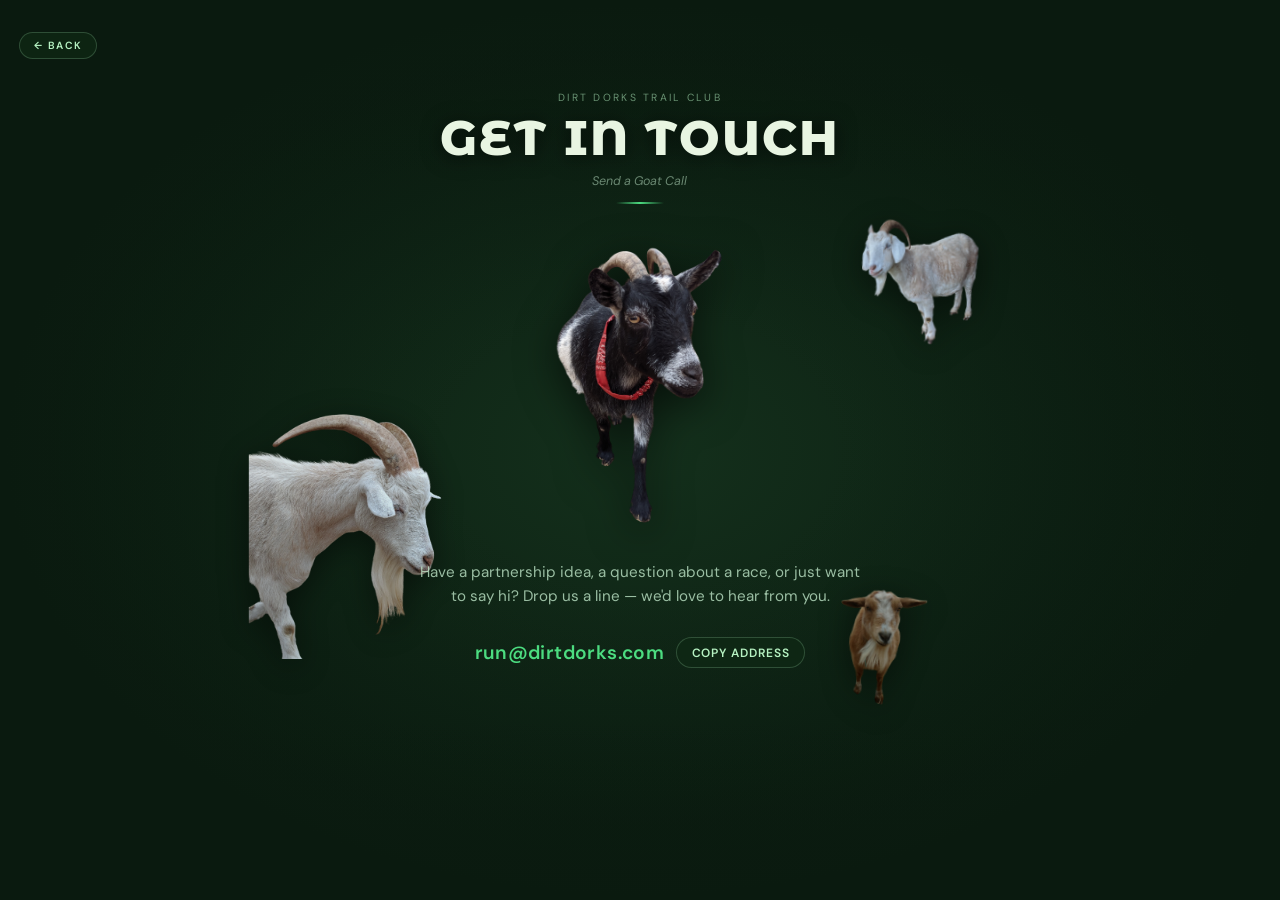
<file: contact.html>
<!DOCTYPE html>
<html lang="en">
<head>
  <meta charset="UTF-8" />
  <meta name="viewport" content="width=device-width, initial-scale=1.0">
  <title>Contact · Dirt Dorks Trail Club</title>
  <link href="https://fonts.googleapis.com/css2?family=Montserrat+Alternates:wght@600;700;800&family=DM+Sans:ital,wght@0,300;0,400;0,500;1,300&display=swap" rel="stylesheet">
  <style>
    *, *::before, *::after { box-sizing: border-box; margin: 0; padding: 0; }
    html, body {
      min-height: 100%;
      font-family: 'DM Sans', sans-serif;
      background: #0a1a0f;
      overflow-x: hidden;
    }

    /* ── Static backdrop, no map ── */
    #backdrop {
      position: fixed;
      inset: 0;
      z-index: 0;
      background: radial-gradient(ellipse at center, #14301c 0%, #0a1a0f 70%);
    }
    #vignette {
      position: fixed;
      inset: 0;
      z-index: 1;
      background:
        radial-gradient(ellipse at center, transparent 20%, rgba(10,26,15,0.75) 100%),
        linear-gradient(to bottom, rgba(10,26,15,0.5) 0%, transparent 20%, transparent 80%, rgba(10,26,15,0.8) 100%);
      pointer-events: none;
    }

    /* ── Page layout ── */
    #page {
      position: relative;
      z-index: 10;
      min-height: 100vh;
      padding: 2rem 1.2rem 4rem;
      display: flex;
      flex-direction: column;
      align-items: center;
    }

    .back {
      align-self: flex-start;
      display: flex;
      align-items: center;
      gap: 0.4rem;
      text-decoration: none;
      font-size: 0.65rem;
      font-weight: 600;
      letter-spacing: 0.14em;
      text-transform: uppercase;
      color: #b6f2c2;
      margin-bottom: 2rem;
      padding: 0.38rem 0.85rem;
      background: rgba(15,40,20,0.75);
      border: 1px solid rgba(182,242,194,0.2);
      border-radius: 20px;
      backdrop-filter: blur(6px);
      transition: transform 0.15s ease, filter 0.15s ease;
    }
    .back:hover { transform: translateY(-2px); filter: brightness(1.2); }

    .page-header {
      text-align: center;
      margin-bottom: 2rem;
      animation: fadeUp 0.8s cubic-bezier(.16,1,.3,1) both;
    }
    .page-header .eyebrow {
      font-size: 0.65rem;
      letter-spacing: 0.22em;
      text-transform: uppercase;
      color: rgba(182,242,194,0.55);
      margin-bottom: 0.5rem;
    }
    .page-header h1 {
      font-family: 'Montserrat Alternates', sans-serif;
      font-size: clamp(2rem, 5vw, 3rem);
      font-weight: 800;
      color: #e8f5e2;
      letter-spacing: 0.04em;
      text-transform: uppercase;
      text-shadow: 0 2px 20px rgba(0,0,0,0.6);
      line-height: 1.1;
    }
    .page-header .sub {
      font-size: 0.78rem;
      color: rgba(200,240,210,0.5);
      margin-top: 0.5rem;
      font-style: italic;
    }
    .header-rule {
      width: 48px;
      height: 2px;
      background: linear-gradient(90deg, transparent, #4cdc80, transparent);
      margin: 0.8rem auto 0;
    }

    /* ── Contact content ── */
    .contact-section {
      position: relative;
      width: 100%;
      max-width: 640px;
      overflow: visible;
    }
    .contact-wrap {
      position: relative;
      z-index: 2;
      text-align: center;
    }
    .hero-goat {
      max-width: 240px;
      width: 100%;
      margin: 0 auto 1.5rem;
      display: block;
      filter: drop-shadow(0 8px 20px rgba(0,0,0,0.6));
    }
    .contact-wrap p {
      color: rgba(200,240,210,0.75);
      font-size: 0.95rem;
      line-height: 1.6;
      max-width: 440px;
      margin: 0 auto;
    }
    .email-row {
      display: flex;
      align-items: center;
      justify-content: center;
      gap: 0.75rem;
      margin-top: 1.8rem;
      flex-wrap: wrap;
    }
    .email-link {
      font-size: 1.2rem;
      font-weight: 600;
      color: #4cdc80;
      text-decoration: none;
      letter-spacing: 0.02em;
    }
    .email-link:hover { color: #6ef2a0; }
    .copy-btn {
      background: rgba(15,40,20,0.75);
      border: 1px solid rgba(182,242,194,0.2);
      color: #b6f2c2;
      padding: 0.4rem 0.9rem;
      border-radius: 20px;
      cursor: pointer;
      font-size: 0.75rem;
      font-weight: 600;
      letter-spacing: 0.08em;
      text-transform: uppercase;
      font-family: 'DM Sans', sans-serif;
      backdrop-filter: blur(6px);
      transition: transform 0.15s ease, filter 0.15s ease;
    }
    .copy-btn:hover { transform: translateY(-2px); filter: brightness(1.2); }
    .copy-note {
      font-size: 0.75rem;
      color: #4cdc80;
      margin-top: 0.6rem;
      height: 1.1rem;
      letter-spacing: 0.04em;
    }

    .scatter-goat {
      position: absolute;
      z-index: 1;
      opacity: 0.92;
      filter: drop-shadow(0 6px 16px rgba(0,0,0,0.55));
    }
    .goat-2 { width: 130px; top: -1.5rem; right: -2rem; transform: rotate(-4deg); }
    .goat-3 { width: 110px; bottom: -1rem; right: 4%; transform: rotate(3deg); }
    .goat-4 { width: 210px; top: 35%; left: -4.5rem; }

    @media (max-width: 640px) {
      .scatter-goat { display: none; }
    }

    @keyframes fadeUp {
      from { opacity: 0; transform: translateY(14px); }
      to { opacity: 1; transform: translateY(0); }
    }
  </style>
</head>
<body>

  <div id="backdrop"></div>
  <div id="vignette"></div>

  <div id="page">

    <a class="back" href="index.html">&larr; Back</a>

    <div class="page-header">
      <div class="eyebrow">Dirt Dorks Trail Club</div>
      <h1>Get in Touch</h1>
      <div class="sub">Send a Goat Call</div>
      <div class="header-rule"></div>
    </div>

    <div class="contact-section">
      <img class="scatter-goat goat-4" src="images/goat4.png" alt="">
      <img class="scatter-goat goat-2" src="images/goat2.png" alt="">
      <img class="scatter-goat goat-3" src="images/goat3.png" alt="">

      <div class="contact-wrap">
        <img class="hero-goat" src="images/goat1.png" alt="Dirt Dorks goat mascot">

        <p>Have a partnership idea, a question about a race, or just want to say hi? Drop us a line — we'd love to hear from you.</p>

        <div class="email-row">
          <a class="email-link" href="mailto:run@dirtdorks.com">run@dirtdorks.com</a>
          <button class="copy-btn" onclick="copyEmail()">Copy address</button>
        </div>
        <div class="copy-note" id="copyNote"></div>
      </div>
    </div>

  </div>

  <script>
    function copyEmail() {
      navigator.clipboard.writeText('run@dirtdorks.com').then(function() {
        var note = document.getElementById('copyNote');
        note.textContent = 'Copied!';
        setTimeout(function() { note.textContent = ''; }, 2000);
      });
    }
  </script>

</body>
</html>
</file>
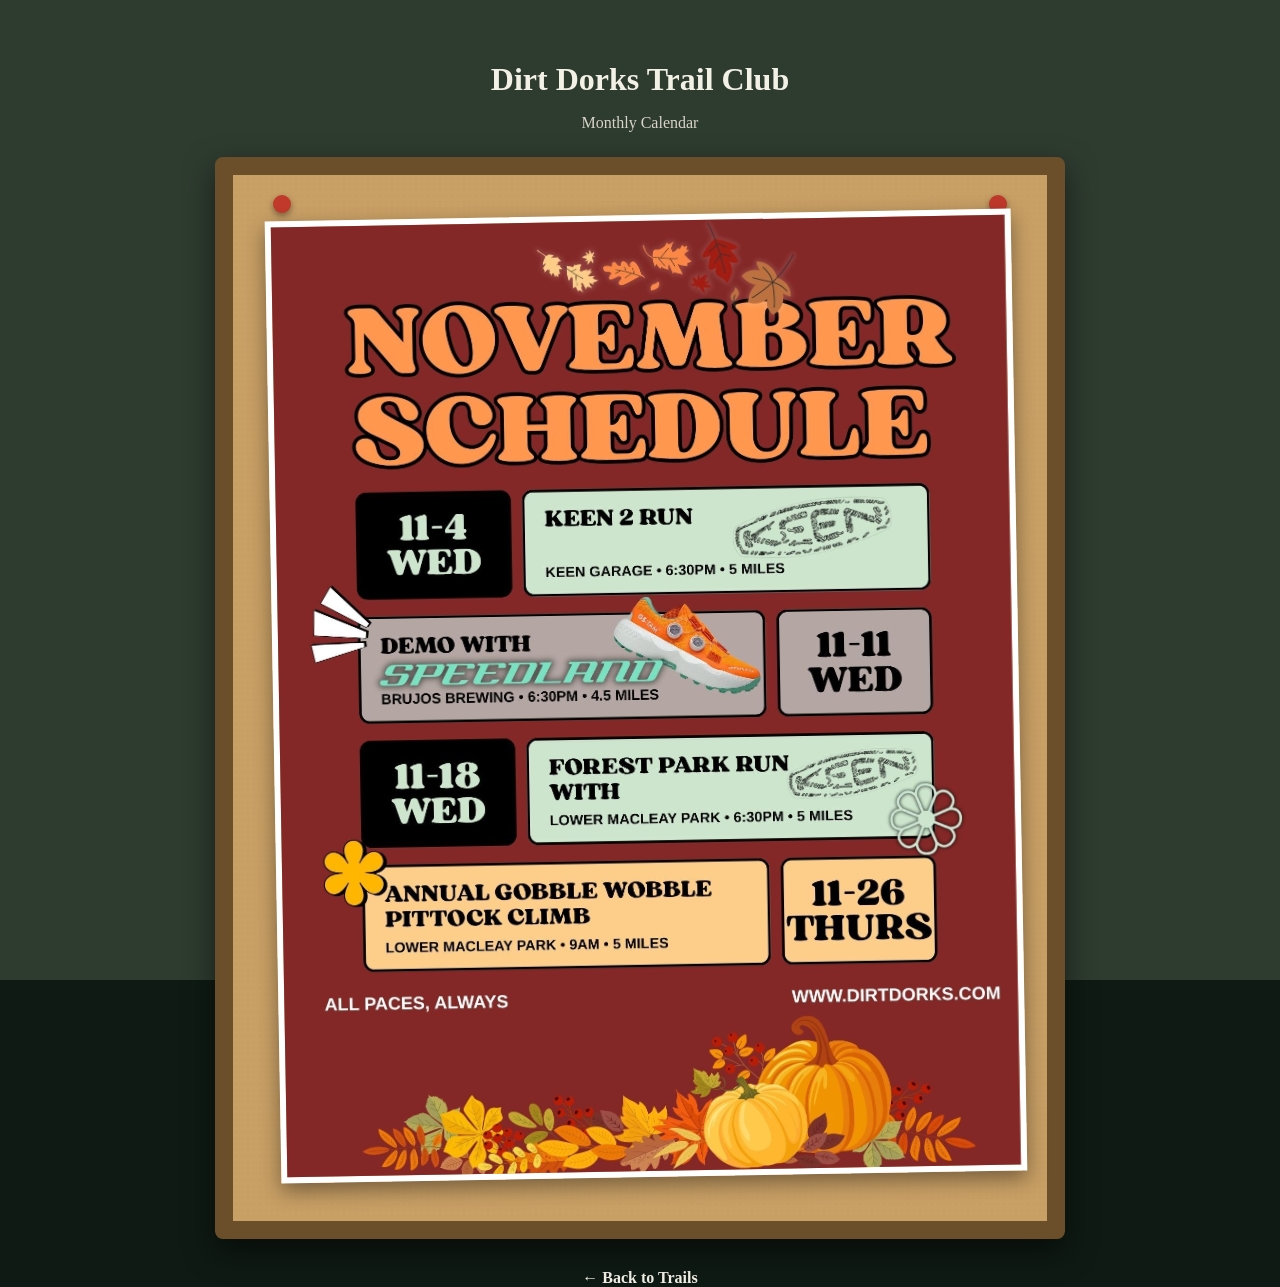
<file: events.html>
<!DOCTYPE html>
<html lang="en">
<head>
  <meta charset="UTF-8">
  <title>Dirt Dorks Events</title>
  <meta name="viewport" content="width=device-width, initial-scale=1.0">

  <link rel="stylesheet" href="styles.css">
</head>

<body class="events-page">

  <div class="board-wrapper">

    <div class="board-header">
      <h1>Dirt Dorks Trail Club</h1>
      <p>Monthly Calendar</p>
    </div>

    <div class="bulletin-board">

      <!-- Push Pin -->
      <div class="pin pin-left"></div>
      <div class="pin pin-right"></div>

      <!-- Calendar Image -->
      <img src="calendar.jpg" alt="Monthly Events Calendar" class="calendar-image">

    </div>

    <a href="index.html" class="back-link">← Back to Trails</a>

  </div>

</body>
</html>
</file>
<file: styles.css>
/* GOOGLE FONT — must be at top */
@import url('https://fonts.googleapis.com/css2?family=Montserrat+Alternates:wght@600;700&display=swap');

html, body {
  margin: 0;
  padding: 0;
  height: 100%;
  font-family: system-ui, sans-serif;
  background: #0f1a14;
}

/* =====================
   MAP
===================== */
#map {
  height: 100vh;
  width: 100vw;
  position: relative;
}

/* =====================
   LOGO — Mist Fade In
===================== */
#intro {
  position: absolute;
  top: 24px;
  left: 24px;
  z-index: 1000;
}

#intro img {
  width: 160px;
  opacity: 0;
  animation: mistFade 3s ease forwards;
}

@keyframes mistFade {
  0%   { opacity: 0; transform: translateY(8px); }
  100% { opacity: 1; transform: translateY(0); }
}

/* =====================
   TRAIL SIGN (Hero UI)
===================== */
.trail-sign {
  position: absolute;
  left: 50%;
  bottom: 90px;
  transform: translateX(-50%);
  z-index: 1000;
  width: max-content;
  max-width: calc(100vw - 32px);
  overflow: visible;

  background-color: #1f3d2b;
  background-image:
    repeating-linear-gradient(
      90deg,
      rgba(255,255,255,0.035) 0px,
      rgba(255,255,255,0.035) 1px,
      transparent 1px,
      transparent 4px
    ),
    linear-gradient(to bottom, #2b523a, #1f3d2b);

  color: #e8e1cf;
  padding: 18px 34px 16px;
  border-radius: 10px;
  font-family: 'Montserrat Alternates', sans-serif;
  text-align: center;
  border: 3px solid #13261b;
  box-shadow:
    0 4px 0 #13261b,
    inset 0 0 14px rgba(24,64,38,0.85);
}

/* Mossy edge glow — using ::before so ::after is free for dropdown arrow */
.trail-sign::before {
  content: "";
  position: absolute;
  inset: -7px;
  border-radius: 12px;
  background: radial-gradient(
    circle at top left,
    rgba(95,140,90,0.4),
    transparent 60%
  );
  pointer-events: none;
  z-index: -1;
}

/* =====================
   SIGN TEXT
===================== */
.sign-title {
  font-size: 17px;
  font-weight: 700;
  letter-spacing: 1.6px;
  text-transform: uppercase;
}

.sign-subtitle {
  margin-top: 4px;
  font-size: 12px;
  font-weight: 600;
  letter-spacing: 1.2px;
  color: #d8d0b8;
  opacity: 0.9;
}

/* =====================
   EMBEDDED SOCIAL LINKS
===================== */
.sign-links {
  margin-top: 12px;
  display: flex;
  flex-wrap: wrap;
  justify-content: center;
  gap: 10px;
}

.sign-link {
  text-decoration: none;
  font-size: 11px;
  font-weight: 700;
  letter-spacing: 1px;
  text-transform: uppercase;
  color: #e8e1cf;
  background: rgba(15, 26, 20, 0.6);
  padding: 6px 14px;
  border-radius: 14px;
  border: 1px solid rgba(232, 225, 207, 0.25);
  transition: background 0.2s ease, transform 0.2s ease;
  white-space: nowrap;
}

.sign-link:hover {
  background: rgba(15, 26, 20, 0.85);
  transform: translateY(-1px);
}

/* =====================
   EXPLORE DROPDOWN
===================== */
.sign-dropdown-wrap {
  position: relative;
  display: inline-block;
  z-index: 1001;
}

.sign-link-explore {
  cursor: pointer;
  font-family: 'Montserrat Alternates', sans-serif;
  background: rgba(15, 26, 20, 0.6);
  border: 1px solid rgba(232, 225, 207, 0.25);
  color: #e8e1cf;
}

.sign-link-explore:hover,
.sign-link-explore.active {
  background: rgba(15, 26, 20, 0.85);
  transform: translateY(-1px);
}

.sign-dropdown {
  display: none;
  position: absolute;
  bottom: calc(100% + 10px);
  left: 50%;
  transform: translateX(-50%);
  min-width: 190px;
  background-color: #1a3524;
  background-image: linear-gradient(to bottom, #22422e, #1a3524);
  border: 1px solid rgba(182, 242, 194, 0.2);
  border-radius: 8px;
  box-shadow: 0 -4px 20px rgba(0,0,0,0.45), inset 0 0 12px rgba(24,64,38,0.6);
  /* overflow visible so the arrow pseudo shows */
  overflow: visible;
  z-index: 2000;
}

/* Downward pointing arrow */
.sign-dropdown::after {
  content: '';
  position: absolute;
  bottom: -7px;
  left: 50%;
  transform: translateX(-50%);
  width: 0;
  height: 0;
  border-left: 7px solid transparent;
  border-right: 7px solid transparent;
  border-top: 7px solid #1a3524;
  pointer-events: none;
}

.sign-dropdown.open {
  display: block;
  animation: dropUp 0.18s cubic-bezier(.16,1,.3,1) both;
}

@keyframes dropUp {
  from { opacity: 0; transform: translateX(-50%) translateY(6px); }
  to   { opacity: 1; transform: translateX(-50%) translateY(0); }
}

/* Clip items inside without clipping the arrow outside */
.sign-dropdown-inner {
  border-radius: 8px;
  overflow: hidden;
}

.dropdown-item {
  display: block;
  padding: 10px 18px;
  font-family: 'Montserrat Alternates', sans-serif;
  font-size: 11px;
  font-weight: 600;
  letter-spacing: 1px;
  text-transform: uppercase;
  text-decoration: none;
  color: #d8f0de;
  border-bottom: 1px solid rgba(182, 242, 194, 0.08);
  transition: background 0.15s ease, color 0.15s ease;
  white-space: nowrap;
}

.dropdown-item:first-child { border-radius: 8px 8px 0 0; }
.dropdown-item:last-child  { border-bottom: none; border-radius: 0 0 8px 8px; }

.dropdown-item:hover {
  background: rgba(76, 220, 128, 0.12);
  color: #b6f2c2;
}

/* =====================
   MOBILE TUNING
===================== */
@media (max-width: 540px) {
  #intro img { width: 110px; }
  #intro { top: 16px; left: 16px; }

  .trail-sign {
    bottom: 24px;
    padding: 14px 18px 12px;
    width: calc(100vw - 32px);
    max-width: 100%;
    border-radius: 8px;
  }

  .sign-title { font-size: 14px; letter-spacing: 1.2px; }
  .sign-subtitle { font-size: 10px; }
  .sign-links { gap: 8px; margin-top: 10px; }

  .sign-link {
    font-size: 10px;
    padding: 6px 12px;
    border-radius: 12px;
    flex: 1 1 calc(50% - 8px);
    text-align: center;
    justify-content: center;
  }

  .sign-dropdown { min-width: 160px; }
  .dropdown-item { font-size: 10px; padding: 9px 14px; }
}

/* =====================
   SOFT VIGNETTE
===================== */
#map::after {
  content: "";
  position: absolute;
  inset: 0;
  pointer-events: none;
  z-index: 500;
  background: radial-gradient(
    ellipse at center,
    rgba(15, 26, 20, 0) 55%,
    rgba(15, 26, 20, 0.4) 100%
  );
}

/* =========================
   EVENTS BULLETIN BOARD
========================= */
.events-page {
  margin: 0;
  background: #2e3b2f;
  font-family: "Georgia", serif;
  display: flex;
  justify-content: center;
  padding: 40px 20px;
}

.board-wrapper {
  text-align: center;
  max-width: 900px;
  width: 100%;
}

.board-header h1 { color: #f3f0e6; margin-bottom: 5px; }
.board-header p  { color: #d9d4c8; margin-bottom: 25px; }

.bulletin-board {
  position: relative;
  padding: 40px;
  background: #c89f65;
  border: 18px solid #6b4f2a;
  border-radius: 8px;
  box-shadow: 0 12px 30px rgba(0,0,0,0.5);
}

.bulletin-board::before {
  content: "";
  position: absolute;
  inset: 0;
  background-image: radial-gradient(rgba(0,0,0,0.05) 1px, transparent 1px);
  background-size: 6px 6px;
  opacity: 0.3;
  pointer-events: none;
}

.calendar-image {
  max-width: 100%;
  width: 100%;
  height: auto;
  border: 6px solid white;
  box-shadow: 0 8px 20px rgba(0,0,0,0.4);
  transform: rotate(-1deg);
}

.pin {
  width: 18px;
  height: 18px;
  background: #c0392b;
  border-radius: 50%;
  position: absolute;
  top: 20px;
  box-shadow: 0 3px 6px rgba(0,0,0,0.4);
}

.pin-left  { left: 40px; }
.pin-right { right: 40px; }

.back-link {
  display: inline-block;
  margin-top: 30px;
  text-decoration: none;
  color: #f3f0e6;
  font-weight: bold;
  transition: opacity 0.2s ease;
}
.back-link:hover { opacity: 0.7; }

.events-link {
  position: absolute;
  left: 50%;
  bottom: 100px;
  transform: translateX(-50%);
  z-index: 1000;
  padding: 10px 18px;
  background: #6b4f2a;
  color: white;
  text-decoration: none;
  border-radius: 6px;
  font-weight: 600;
}

@media (min-width: 1200px) {
  .board-wrapper { max-width: 850px; }
}
</file>
